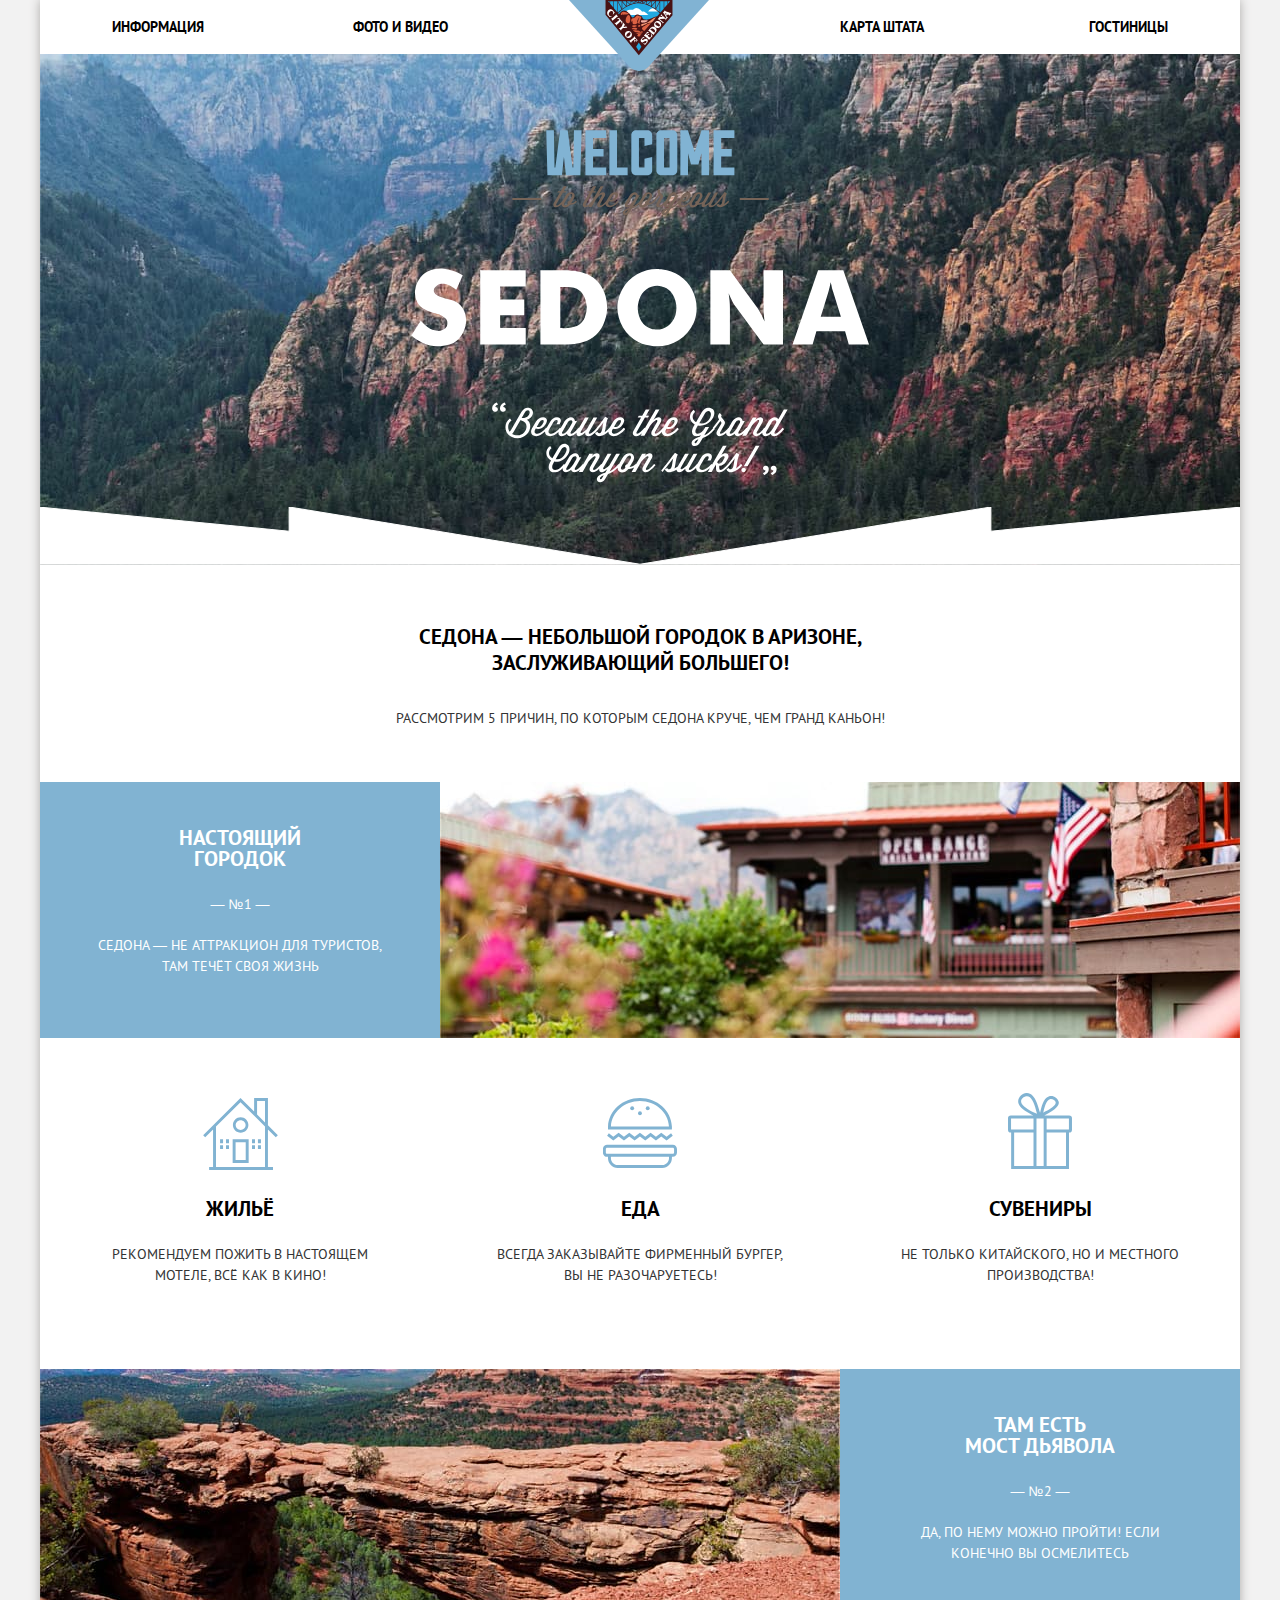
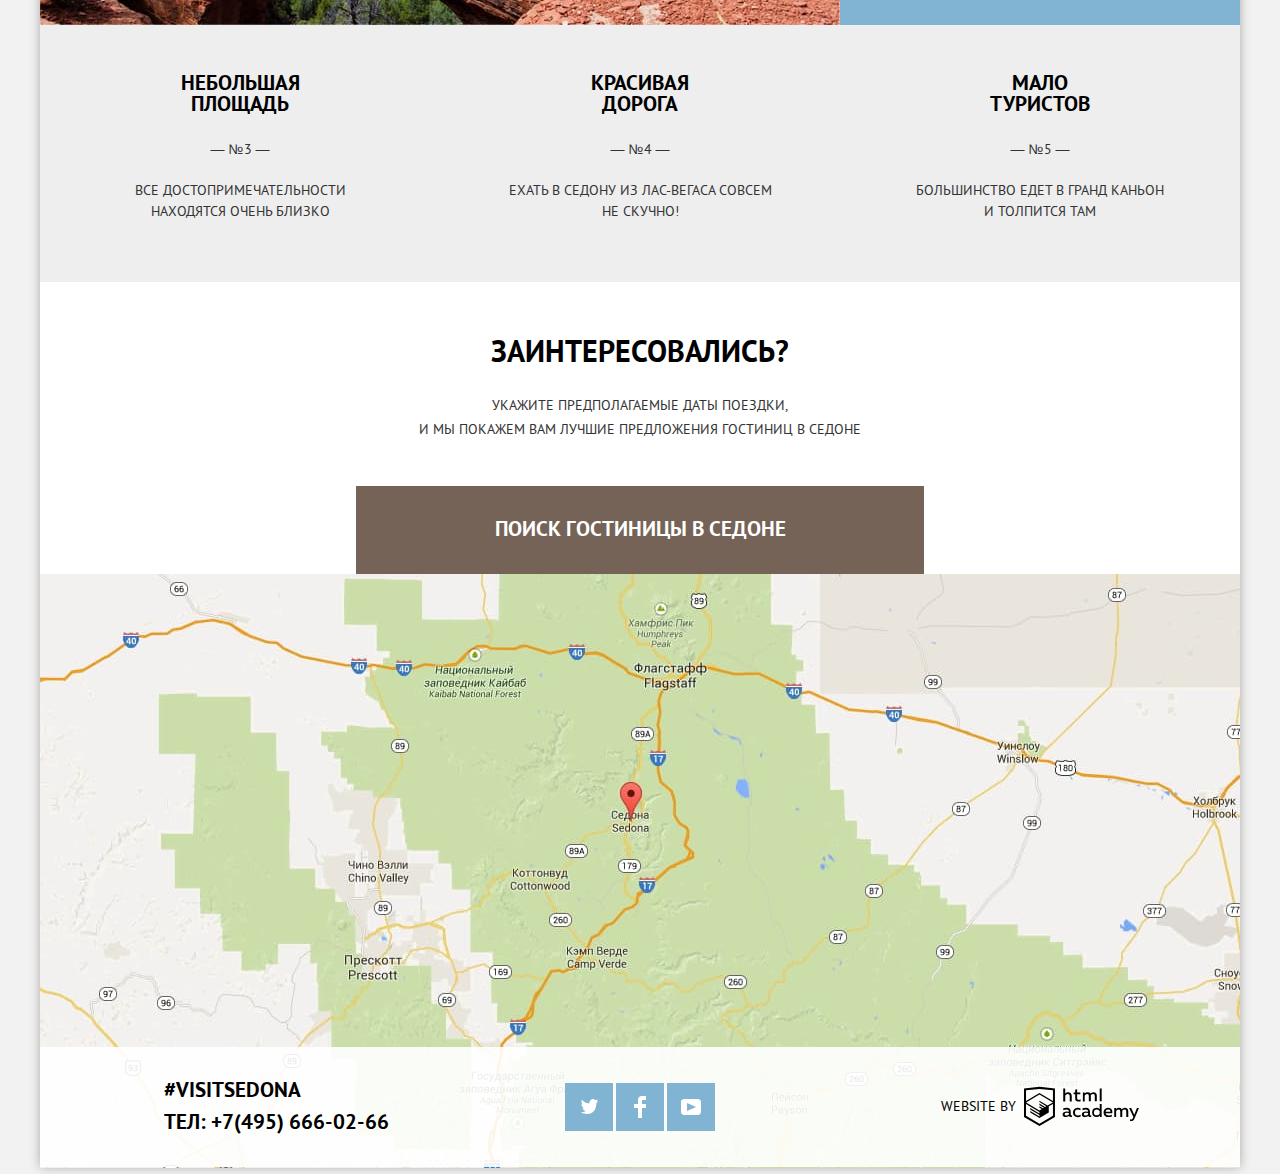
<file: index.html>
<!DOCTYPE html>
<html lang="ru">

<head>
    <meta charset="utf-8">
    <title>HTML Academy: Седона</title>
    <link href="css/normalize.min.css" rel="stylesheet">
    <link href="css/style.min.css" rel="stylesheet">
</head>

<body>
    <div class="wrapper">
        <header class="header">
            <nav class="navigation">
                <div class="logo-image">
                    <img src="img/logo-sedona.svg" width="140" height="72" alt="Логотип проекта Седона">
                </div>
                <ul class="menu">
                    <li class="menu-first"><a href="#">Информация</a></li>
                    <li class="menu-left"><a href="#">Фото и видео</a></li>
                    <li class="menu-right"><a href="#">Карта штата</a></li>
                    <li class="menu-last"><a href="catalog.html">Гостиницы</a></li>
                </ul>
            </nav>
        </header>

        <main class="container">
            <section class="intro">
                <div class="intro-image">
                    <img src="img/intro-welcome.svg" width="459" height="353" alt="Преимущества и слоган Седоны">
                </div>
                <div class="intro-content">
                    <h1 class="intro-header">Седона — небольшой городок в Аризоне, заслуживающий большего!</h1>
                    <p class="intro-text">Рассмотрим 5 причин, по которым Седона круче, чем гранд каньон!</p>
                </div>
            </section>

            <section class="features">
                <h2 class="visually-hidden">Почему стоит посетить Седону?</h2>
                <ul>
                    <li class="features-blue">
                        <div class="features-text">
                            <h3 class="features-header">Настоящий городок</h3>
                            <span>— №1 —</span>
                            <p>Седона — не аттракцион для туристов, там течёт своя жизнь</p>
                        </div>
                        <img src="img/feature-city.jpg" width="800" height="256" alt="Фото города Седоны">
                    </li>
                    <li class="features-item house">
                        <h3 class="features-header">Жильё</h3>
                        <p>Рекомендуем пожить в настоящем мотеле, всё как в кино!</p>
                    </li>
                    <li class="features-item food">
                        <h3 class="features-header">Еда</h3>
                        <p>Всегда заказывайте фирменный бургер, вы не разочаруетесь!</p>
                    </li>
                    <li class="features-item box">
                        <h3 class="features-header">Сувениры</h3>
                        <p>Не только китайского, но и местного производства!</p>
                    </li>
                    <li class="features-blue">
                        <img src="img/feature-bridge.jpg" width="800" height="256" alt="Фото Моста дъявола в Гранд Каньоне">
                        <div class="features-text">
                            <h3 class="features-header">Там есть<br> Мост дьявола</h3>
                            <span>— №2 —</span>
                            <p>Да, по нему можно пройти! Если конечно вы осмелитесь</p>
                        </div>
                    </li>
                    <li class="features-item gray">
                        <h3 class="features-header">Небольшая площадь</h3>
                        <span>— №3 —</span>
                        <p>Все достопримечательности находятся очень близко</p>
                    </li>
                    <li class="features-item gray">
                        <h3 class="features-header">Красивая дорога</h3>
                        <span>— №4 —</span>
                        <p>Ехать в Седону из Лас-Вегаса совсем не&nbsp;скучно!</p>
                    </li>
                    <li class="features-item gray">
                        <h3 class="features-header">Мало туристов</h3>
                        <span>— №5 —</span>
                        <p>Большинство едет в Гранд Каньон и&nbsp;толпится там</p>
                    </li>
                </ul>
            </section>

            <section class="promo">
                <h2 class="promo-header">Заинтересовались?</h2>
                <p class="promo-text">Укажите предполагаемые даты поездки,
                    <br> и мы покажем вам лучшие предложения гостиниц в седоне</p>
            </section>

            <section class="search">
                <h2 class="visually-hidden">Форма поиска гостиницы в Седоне</h2>
                <button class="search-header js-link" type="button">Поиск гостиницы в Седоне</button>
                <form class="search-form js-form" action="https://echo.htmlacademy.ru" method="post">
                    <div class="form-block full-width">
                        <label for="arrival-date">Дата заезда:</label>
                        <input id="arrival-date" class="search-input" type="text" name="arrival-date" value="" placeholder="24 апреля 2017">
                        <button class="button-calendar" type="button" aria-label="Поле выбора даты">
                            <svg xmlns="http://www.w3.org/2000/svg" width="21" height="22" viewBox="0 0 21 22" class="icon-calendar">
                                <path d="M19.251 2.025h-2.845V.648c0-.381-.294-.689-.656-.689-.363 0-.656.308-.656.689v1.377h-3.938V.648c0-.381-.294-.689-.655-.689-.363 0-.657.308-.657.689v1.377H5.906V.648c0-.381-.294-.689-.656-.689-.363 0-.657.308-.657.689v1.377H1.75C.784 2.025 0 2.847 0 3.862v16.302C0 21.179.784 22 1.75 22h17.501c.966 0 1.749-.821 1.749-1.836V3.862c0-1.015-.783-1.837-1.749-1.837zm.437 18.139a.448.448 0 0 1-.437.459H1.75a.45.45 0 0 1-.438-.459V3.862a.45.45 0 0 1 .438-.459h2.844v1.378c0 .381.294.689.657.689.362 0 .656-.308.656-.689V3.403h3.938v1.378c0 .381.294.689.657.689.361 0 .655-.308.655-.689V3.403h3.938v1.378c0 .381.293.689.656.689.362 0 .656-.308.656-.689V3.403h2.845c.241 0 .437.206.437.459v16.302z" />
                                <path d="M4.594 8.225h2.625v2.066H4.594zM4.594 11.668h2.625v2.067H4.594zM4.594 15.112h2.625v2.066H4.594zM9.188 15.112h2.625v2.066H9.188zM9.188 11.668h2.625v2.067H9.188zM9.188 8.225h2.625v2.066H9.188zM13.781 15.112h2.625v2.066h-2.625zM13.781 11.668h2.625v2.067h-2.625zM13.781 8.225h2.625v2.066h-2.625z" />
                            </svg>
                        </button>
                    </div>
                    <div class="form-block full-width">
                        <label for="living-date">Дата выезда:</label>
                        <input id="living-date" class="search-input" type="text" name="living-date" value="" placeholder="4 июля 2017">
                        <button class="button-calendar" type="button" aria-label="Поле выбора даты">
                            <svg xmlns="http://www.w3.org/2000/svg" width="21" height="22" viewBox="0 0 21 22" class="icon-calendar">
                                <path d="M19.251 2.025h-2.845V.648c0-.381-.294-.689-.656-.689-.363 0-.656.308-.656.689v1.377h-3.938V.648c0-.381-.294-.689-.655-.689-.363 0-.657.308-.657.689v1.377H5.906V.648c0-.381-.294-.689-.656-.689-.363 0-.657.308-.657.689v1.377H1.75C.784 2.025 0 2.847 0 3.862v16.302C0 21.179.784 22 1.75 22h17.501c.966 0 1.749-.821 1.749-1.836V3.862c0-1.015-.783-1.837-1.749-1.837zm.437 18.139a.448.448 0 0 1-.437.459H1.75a.45.45 0 0 1-.438-.459V3.862a.45.45 0 0 1 .438-.459h2.844v1.378c0 .381.294.689.657.689.362 0 .656-.308.656-.689V3.403h3.938v1.378c0 .381.294.689.657.689.361 0 .655-.308.655-.689V3.403h3.938v1.378c0 .381.293.689.656.689.362 0 .656-.308.656-.689V3.403h2.845c.241 0 .437.206.437.459v16.302z" />
                                <path d="M4.594 8.225h2.625v2.066H4.594zM4.594 11.668h2.625v2.067H4.594zM4.594 15.112h2.625v2.066H4.594zM9.188 15.112h2.625v2.066H9.188zM9.188 11.668h2.625v2.067H9.188zM9.188 8.225h2.625v2.066H9.188zM13.781 15.112h2.625v2.066h-2.625zM13.781 11.668h2.625v2.067h-2.625zM13.781 8.225h2.625v2.066h-2.625z" />
                            </svg>
                        </button>
                    </div>
                    <div class="form-block half-width">
                        <label for="adults-amount">Взрослые:</label>
                        <button class="search-button" type="button" name="adults-count-down" aria-label="Уменьшить число взрослых">&ndash;</button>
                        <input id="adults-amount" class="search-input" type="number" name="adults-amount" value="2">
                        <button class="search-button" type="button" name="adults-count-up" aria-label="Увеличить число взрослых">+</button>
                    </div>
                    <div class="form-block half-width">
                        <label for="kids-amount">Дети:</label>
                        <button class="search-button" type="button" name="kids-count-down" aria-label="Уменьшить число детей">&ndash;</button>
                        <input id="kids-amount" class="search-input" type="number" name="kids-amount" value="0">
                        <button class="search-button" type="button" name="kids-count-up" aria-label="Увеличить число детей">+</button>
                    </div>
                    <button class="search-button-submit" type="submit">Найти</button>
                </form>
            </section>

            <section class="map">
                <h2 class="visually-hidden">Интерактивная карта проезда</h2>
                <iframe src="https://www.google.com/maps/embed?pb=!1m18!1m12!1m3!1d834842.3151803601!2d-112.66923861951294!3d35.17899042529235!2m3!1f0!2f0!3f0!3m2!1i1024!2i768!4f13.1!3m3!1m2!1s0x872da132f942b00d%3A0x5548c523fa6c8efd!2z0KHQtdC00L7QvdCwLCDQkNGA0LjQt9C-0L3QsCA4NjMzNiwg0KHQqNCQ!5e0!3m2!1sru!2sru!4v1583944459937!5m2!1sru!2sru" width="1200" height="594" aria-hidden="false" allowfullscreen></iframe>
                <img src="img/map.jpg" width="1200" height="594" alt="Схема проезда">
            </section>
        </main>

        <footer class="footer">
            <div class="footer-block contact">
                <div class="footer-wrapper">
                    <p>#visitSEDONA</p>
                    <a href="tel:+74956660266">Тел: +7(495) 666-02-66</a>
                </div>
            </div>
            <div class="footer-block social">
                <ul class="social-list">
                    <li>
                        <a href="#" class="social-item" aria-label="Твитер">
                            <svg xmlns="http://www.w3.org/2000/svg" width="17" height="15" viewBox="0 0 17 15" class="social-icon">
                                <path d="M10.95.144c1.685-.496 2.984.27 3.577 1.179.673-.231 1.331-.481 2.011-.708a2.345 2.345 0 0 1-.857 1.768c.685.17 1.304-.491 1.304-.491-.169 1-1.006 1.788-1.563 2.024-.231 6.75-3.175 11.217-10.077 11.082h-.446c-.41 0-4.164-.46-4.898-1.887 2.271.196 3.893-.422 4.693-1.177-.96-.3-2.679-.477-2.979-2.95.349.106.564.228 1.19.119C1.705 8.247.374 7.53.448 5.33c.285.328 1.067.536 1.34.472C1.085 5.561-.182 2.442.894.85c1.818 1.854 3.735 3.606 7.152 3.773C8.254 2.33 9.183.793 10.95.144z" />
                            </svg>
                        </a>
                    </li>
                    <li>
                        <a href="#" class="social-item" aria-label="Фейсбук">
                            <svg xmlns="http://www.w3.org/2000/svg" width="12" height="22" viewBox="0 0 12 22" class="social-icon">
                                <path d="M12 4V0H8a4 4 0 0 0-4 4v4H0v4h4v10h4V12h4V8H8V4h4z" />
                            </svg>
                        </a>
                    </li>
                    <li>
                        <a href="#" class="social-item" aria-label="YouTube">
                            <svg xmlns="http://www.w3.org/2000/svg" width="20" height="16" viewBox="0 0 20 16" class="social-icon">
                                <path d="M17 0H3C1.35 0 0 1.35 0 3v10c0 1.65 1.35 3 3 3h14c1.65 0 3-1.35 3-3V3c0-1.65-1.35-3-3-3zM6.027 11.998V4.002L15.014 8l-8.987 3.998z" />
                            </svg>
                        </a>
                    </li>
                </ul>
            </div>
            <div class="footer-block copyright">
                <div class="footer-wrapper">
                    <span>Website by</span>
                    <a href="https://htmlacademy.ru/intensive/htmlcss" aria-label="Логотип HTML Academy">
                        <svg xmlns="http://www.w3.org/2000/svg" width="115" height="41" viewBox="0 0 108.08 36.85" class="copyright-icon">
                            <path d="M44.61,26.88a2,2,0,0,0,.55-0.1v1.33a3.25,3.25,0,0,1-1.18.21,1.67,1.67,0,0,1-1.67-1,4.84,4.84,0,0,1-3.14,1.08c-1.51,0-2.91-.83-2.91-2.55,0-2.13,2-2.79,3.71-2.79a11.08,11.08,0,0,1,2.17.25v-0.3c0-1-.76-1.77-2.19-1.77a7.42,7.42,0,0,0-3,.64v-1.7a10.21,10.21,0,0,1,3.19-.55c2.36,0,3.81,1.12,3.81,3.65v3a0.54,0.54,0,0,0,.49.59h0.17Zm-6.44-1.13A1.35,1.35,0,0,0,39.63,27h0.11a3.39,3.39,0,0,0,2.41-1V24.58a9.72,9.72,0,0,0-1.81-.21c-1,0-2.16.33-2.16,1.38h0Zm12.36-6.11a5,5,0,0,1,2.57.64V22a4.08,4.08,0,0,0-2.3-.7,2.75,2.75,0,1,0,0,5.49,5,5,0,0,0,2.43-.64v1.71a6.27,6.27,0,0,1-2.76.57A4.21,4.21,0,0,1,46,24.51q0-.21,0-0.41a4.32,4.32,0,0,1,4.18-4.46h0.38Zm12.17,7.24a2,2,0,0,0,.55-0.1v1.33a3.25,3.25,0,0,1-1.18.21,1.67,1.67,0,0,1-1.67-1,4.84,4.84,0,0,1-3.14,1.08c-1.51,0-2.91-.83-2.91-2.55,0-2.13,2-2.79,3.71-2.79a11.08,11.08,0,0,1,2.17.25v-0.3c0-1-.76-1.77-2.19-1.77a7.42,7.42,0,0,0-3,.64v-1.7a10.21,10.21,0,0,1,3.19-.55c2.36,0,3.81,1.12,3.81,3.65v3a0.54,0.54,0,0,0,.49.59h0.17Zm-6.44-1.13A1.35,1.35,0,0,0,57.73,27h0.11a3.39,3.39,0,0,0,2.41-1V24.58a9.72,9.72,0,0,0-1.81-.21c-1.06,0-2.16.33-2.16,1.38h0ZM73,16V28.2H71.35V26.88a3.88,3.88,0,0,1-3.19,1.54,4.4,4.4,0,0,1,0-8.78,3.81,3.81,0,0,1,3,1.3V16H73Zm-4.53,5.22a2.76,2.76,0,1,0,0,5.52A2.86,2.86,0,0,0,71.15,25V23A2.91,2.91,0,0,0,68.49,21.27ZM79,19.64c3.31,0,4.46,2.68,3.92,5.09H76.7c0.21,1.5,1.67,2.11,3.19,2.11a6.11,6.11,0,0,0,2.64-.59v1.6a7.14,7.14,0,0,1-3,.57C77,28.42,74.78,27,74.78,24a4.18,4.18,0,0,1,4-4.39H79Zm0.09,1.54a2.28,2.28,0,0,0-2.44,2.1v0.06H81.3A2,2,0,0,0,79.13,21.18Zm5.73,7V19.87h1.65v1a3.81,3.81,0,0,1,2.78-1.27A2.86,2.86,0,0,1,91.89,21a4.12,4.12,0,0,1,2.91-1.33A3.06,3.06,0,0,1,98,23V28.2h-1.9V23.05a1.59,1.59,0,0,0-1.42-1.75H94.42a2.8,2.8,0,0,0-2.07,1.12V28.2h-1.9V23.05A1.59,1.59,0,0,0,89,21.31H88.8a3,3,0,0,0-2.21,1.29v5.63H84.86Zm21.31-8.33h1.9l-3.91,9.46c-0.9,2.17-2.09,2.86-3.35,2.86a4.76,4.76,0,0,1-1.1-.14V30.46a2.86,2.86,0,0,0,.85.12c0.9,0,1.58-.64,2.07-1.9l0.17-.42-4-8.4h2l2.86,6.29ZM38.73,1.46V6.22a3.81,3.81,0,0,1,2.7-1.14,3.25,3.25,0,0,1,3.44,3.4v5.15H43V8.72a1.81,1.81,0,0,0-1.61-2h-0.3a2.93,2.93,0,0,0-2.32,1.39v5.52h-1.9V1.46h1.9ZM49.94,2.31v3h3V6.91h-3v3.81c0,1.1.5,1.46,1.58,1.46a4.49,4.49,0,0,0,1.69-.33v1.6A6.8,6.8,0,0,1,51,13.8a2.55,2.55,0,0,1-2.86-2.74V6.89H46.58V5.26h1.5V2.74Zm5.4,11.31V5.28H57v1A3.81,3.81,0,0,1,59.77,5a2.86,2.86,0,0,1,2.6,1.33A4.12,4.12,0,0,1,65.28,5,3.06,3.06,0,0,1,68.44,8.4v5.21h-1.9V8.46a1.59,1.59,0,0,0-1.42-1.75H64.89a2.8,2.8,0,0,0-2.07,1.12v5.78h-1.9V8.46A1.59,1.59,0,0,0,59.5,6.71H59.27A3,3,0,0,0,57.06,8v5.63H55.34ZM71.17,1.45H73V13.6H71.17V1.45ZM14.71,0H14.55L0,1.54V28.21l14.55,8.66,14.55-8.66V1.54Zm12.5,27.1L14.55,34.64,1.9,27.12V16.18l12.59,7.5V25L5.86,19.9v1.31l8.68,5.21v1.39L5.87,22.65V24l8.68,5.21,8.75-5.24V18.31L27.2,16V27.12Zm0-12.53-3.48,2-1.6,1L14.51,13v1.31L21,18.23H21l-0.14.09-1,.54-5.37-3.2V17l4.24,2.52-1,.67-3.2-1.9v1.31l2.1,1.24L14.5,22.1,2,14.65,14.51,7.11Zm0-1.32L14.49,5.76,1.91,13.25v-10L14.56,1.92,27.21,3.25v10h0Z" transform="translate(0 -0.02)" />
                        </svg>
                    </a>
                </div>
            </div>
        </footer>
    </div>

    <script src="js/script.min.js"></script>
</body>

</html>
</file>
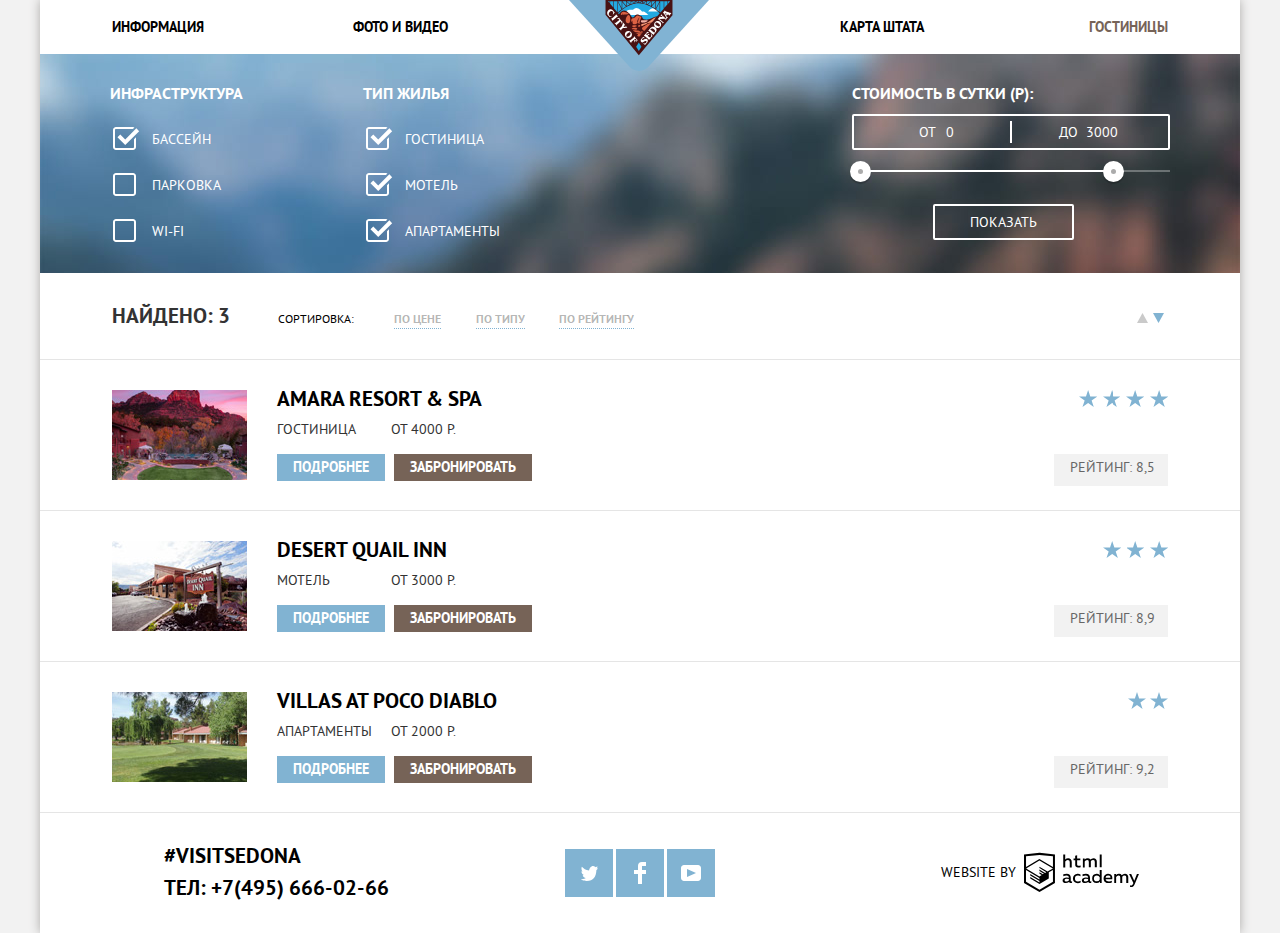
<file: catalog.html>
<!DOCTYPE html>
<html lang="ru">

<head>
    <meta charset="utf-8">
    <title>Каталог отелей Седоны</title>
    <link href="css/normalize.min.css" rel="stylesheet">
    <link href="css/style.min.css" rel="stylesheet">
</head>

<body>
    <div class="wrapper">
        <header class="header">
            <nav class="navigation">
                <a href="index.html" class="logo-image">
                    <img src="img/logo-sedona.svg" width="140" height="72" alt="Логотип проекта Седона">
                </a>
                <ul class="menu">
                    <li class="menu-first"><a href="#">Информация</a></li>
                    <li class="menu-left"><a href="#">Фото и видео</a></li>
                    <li class="menu-right"><a href="#">Карта штата</a></li>
                    <li class="menu-last"><a href="catalog.html" class="active">Гостиницы</a></li>
                </ul>
            </nav>
        </header>

        <main>
            <h1 class="visually-hidden">Каталог отелей Седоны</h1>
            <section class="catalog-filter">
                <h2 class="visually-hidden">Фильтр отелей</h2>
                <form action="https://echo.htmlacademy.ru" method="get" class="catalog-search-form">
                    <fieldset>
                        <legend>Инфраструктура</legend>
                        <ul>
                            <li class="filter-option">
                                <input id="swimming-pool" class="visually-hidden filter-input-checkbox" type="checkbox" name="swimming-pool" checked>
                                <label for="swimming-pool" class="filter-option-label">Бассейн</label>
                            </li>
                            <li class="filter-option">
                                <input id="parking" class="visually-hidden filter-input-checkbox" type="checkbox" name="parking">
                                <label for="parking" class="filter-option-label">Парковка</label>
                            </li>
                            <li class="filter-option">
                                <input id="wi-fi" class="visually-hidden filter-input-checkbox" type="checkbox" name="wi-fi">
                                <label for="wi-fi" class="filter-option-label">Wi-Fi</label>
                            </li>
                        </ul>
                    </fieldset>
                    <fieldset>
                        <legend>Тип жилья</legend>
                        <ul>
                            <li class="filter-option">
                                <input id="hotel" class="visually-hidden filter-input-checkbox" type="checkbox" name="hotel" checked>
                                <label for="hotel" class="filter-option-label">Гостиница</label>
                            </li>
                            <li class="filter-option">
                                <input id="motel" class="visually-hidden filter-input-checkbox" type="checkbox" name="motel" checked>
                                <label for="motel" class="filter-option-label">Мотель</label>
                            </li>
                            <li class="filter-option">
                                <input id="appartment" class="visually-hidden filter-input-checkbox" type="checkbox" name="appartment" checked>
                                <label for="appartment" class="filter-option-label">Апартаменты</label>
                            </li>
                        </ul>
                    </fieldset>
                    <div class="catalog-form-right">
                        <div class="catalog-range-title">Стоимость в сутки (р):</div>
                        <div class="catalog-price-controls">
                            <label for="min-price" class="min-price">от </label>
                            <input id="min-price" type="number" name="min-price" min="0" max="3000" value="0">
                            <label for="max-price" class="max-price">до </label>
                            <input id="max-price" type="number" name="max-price" min="0" max="3000" value="3000">
                        </div>
                        <div class="catalog-range-controls">
                            <div class="scale">
                                <div class="bar"></div>
                            </div>
                            <button class="range-toggle range-toggle-min" type="button" aria-label="Увеличить"></button>
                            <button class="range-toggle range-toggle-max" type="button" aria-label="Уменьшить"></button>
                        </div>
                        <button class="btn-transparent" type="submit">Показать</button>
                    </div>
                </form>
                <div class="catalog-filter-found">
                    <div class="found-description">
                        <span>Найдено:</span>
                        <span>3</span>
                        <span class="filter-found-text">Сортировка:</span>
                    </div>
                    <div class="found-links">
                        <a href="#" class="catalog-filter-sort active">По цене</a>
                        <a href="#" class="catalog-filter-sort">По типу</a>
                        <a href="#" class="catalog-filter-sort">По рейтингу</a>
                    </div>
                    <div class="found-sort">
                        <a href="#" class="catalog-filter-up" aria-label="По возрастанию">
                            <svg xmlns="http://www.w3.org/2000/svg" width="11" height="10" viewBox="0 0 11 10">
                                <path d="M5.5 0L0 10h11z" />
                            </svg>
                        </a>
                        <a href="#" class="catalog-filter-down" aria-label="По убыванию">
                            <svg xmlns="http://www.w3.org/2000/svg" width="11" height="10" viewBox="0 0 11 10">
                                <path d="M5.5 10L0 0h11" />
                            </svg>
                        </a>
                    </div>
                </div>
            </section>

            <section class="catalog">
                <h2 class="visually-hidden">Список лучших мест для проживания</h2>
                <ul>
                    <li class="catalog-item">
                        <div class="catalog-item-content">
                            <img src="img/hotel-picture1.jpg" width="135" height="90" alt="Гостиница Amara Resort&Spa">
                            <div class="catalog-item-text">
                                <a href="#">
                                    <h3 class="catalog-item-header">Amara Resort & Spa</h3>
                                </a>
                                <p>
                                    <span>Гостиница</span>
                                    <span>От 4000 Р.</span>
                                </p>
                                <div class="catalog-controls">
                                    <a href="#" class="button-info">Подробнее</a>
                                    <a href="#" class="button-book">Забронировать</a>
                                </div>
                            </div>
                        </div>
                        <div class="catalog-item-rating">
                            <span class="rating-stars five-stars"></span>
                            <span class="rating-value">Рейтинг: 8,5</span>
                        </div>
                    </li>
                    <li class="catalog-item">
                        <div class="catalog-item-content">
                            <img src="img/hotel-picture2.jpg" width="135" height="90" alt="Мотель Desert Quail Inn">
                            <div class="catalog-item-text">
                                <a href="#">
                                    <h3 class="catalog-item-header">Desert Quail Inn</h3>
                                </a>
                                <p>
                                    <span>Мотель</span>
                                    <span>От 3000 Р.</span>
                                </p>
                                <div class="catalog-controls">
                                    <a href="#" class="button-info">Подробнее</a>
                                    <a href="#" class="button-book">Забронировать</a>
                                </div>
                            </div>
                        </div>
                        <div class="catalog-item-rating">
                            <span class="rating-stars three-stars"></span>
                            <span class="rating-value">Рейтинг: 8,9</span>
                        </div>
                    </li>
                    <li class="catalog-item">
                        <div class="catalog-item-content">
                            <img src="img/hotel-picture3.jpg" width="135" height="90" alt="Апартаменты Villas at Poco Diablo">
                            <div class="catalog-item-text">
                                <a href="#">
                                    <h3 class="catalog-item-header">Villas at Poco Diablo</h3>
                                </a>
                                <p>
                                    <span>Апартаменты</span>
                                    <span>От 2000 Р.</span>
                                </p>
                                <div class="catalog-controls">
                                    <a href="#" class="button-info">Подробнее</a>
                                    <a href="#" class="button-book">Забронировать</a>
                                </div>
                            </div>
                        </div>
                        <div class="catalog-item-rating">
                            <span class="rating-stars two-stars"></span>
                            <span class="rating-value">Рейтинг: 9,2</span>
                        </div>
                    </li>
                </ul>
            </section>
        </main>

        <footer class="footer">
            <div class="footer-block contact">
                <div class="footer-wrapper">
                    <p>#visitSEDONA</p>
                    <a href="tel:+74956660266">Тел: +7(495) 666-02-66</a>
                </div>
            </div>
            <div class="footer-block social">
                <ul class="social-list">
                    <li>
                        <a href="#" class="social-item" aria-label="Твитер">
                            <svg xmlns="http://www.w3.org/2000/svg" width="17" height="15" viewBox="0 0 17 15" class="social-icon">
                                <path d="M10.95.144c1.685-.496 2.984.27 3.577 1.179.673-.231 1.331-.481 2.011-.708a2.345 2.345 0 0 1-.857 1.768c.685.17 1.304-.491 1.304-.491-.169 1-1.006 1.788-1.563 2.024-.231 6.75-3.175 11.217-10.077 11.082h-.446c-.41 0-4.164-.46-4.898-1.887 2.271.196 3.893-.422 4.693-1.177-.96-.3-2.679-.477-2.979-2.95.349.106.564.228 1.19.119C1.705 8.247.374 7.53.448 5.33c.285.328 1.067.536 1.34.472C1.085 5.561-.182 2.442.894.85c1.818 1.854 3.735 3.606 7.152 3.773C8.254 2.33 9.183.793 10.95.144z" />
                            </svg>
                        </a>
                    </li>
                    <li>
                        <a href="#" class="social-item" aria-label="Фейсбук">
                            <svg xmlns="http://www.w3.org/2000/svg" width="12" height="22" viewBox="0 0 12 22" class="social-icon">
                                <path d="M12 4V0H8a4 4 0 0 0-4 4v4H0v4h4v10h4V12h4V8H8V4h4z" />
                            </svg>
                        </a>
                    </li>
                    <li>
                        <a href="#" class="social-item" aria-label="YouTube">
                            <svg xmlns="http://www.w3.org/2000/svg" width="20" height="16" viewBox="0 0 20 16" class="social-icon">
                                <path d="M17 0H3C1.35 0 0 1.35 0 3v10c0 1.65 1.35 3 3 3h14c1.65 0 3-1.35 3-3V3c0-1.65-1.35-3-3-3zM6.027 11.998V4.002L15.014 8l-8.987 3.998z" />
                            </svg>
                        </a>
                    </li>
                </ul>
            </div>
            <div class="footer-block copyright">
                <div class="footer-wrapper">
                    <span>Website by</span>
                    <a href="https://htmlacademy.ru/intensive/htmlcss" aria-label="Логотип HTML Academy">
                        <svg xmlns="http://www.w3.org/2000/svg" width="115" height="41" viewBox="0 0 108.08 36.85" class="copyright-icon">
                            <path d="M44.61,26.88a2,2,0,0,0,.55-0.1v1.33a3.25,3.25,0,0,1-1.18.21,1.67,1.67,0,0,1-1.67-1,4.84,4.84,0,0,1-3.14,1.08c-1.51,0-2.91-.83-2.91-2.55,0-2.13,2-2.79,3.71-2.79a11.08,11.08,0,0,1,2.17.25v-0.3c0-1-.76-1.77-2.19-1.77a7.42,7.42,0,0,0-3,.64v-1.7a10.21,10.21,0,0,1,3.19-.55c2.36,0,3.81,1.12,3.81,3.65v3a0.54,0.54,0,0,0,.49.59h0.17Zm-6.44-1.13A1.35,1.35,0,0,0,39.63,27h0.11a3.39,3.39,0,0,0,2.41-1V24.58a9.72,9.72,0,0,0-1.81-.21c-1,0-2.16.33-2.16,1.38h0Zm12.36-6.11a5,5,0,0,1,2.57.64V22a4.08,4.08,0,0,0-2.3-.7,2.75,2.75,0,1,0,0,5.49,5,5,0,0,0,2.43-.64v1.71a6.27,6.27,0,0,1-2.76.57A4.21,4.21,0,0,1,46,24.51q0-.21,0-0.41a4.32,4.32,0,0,1,4.18-4.46h0.38Zm12.17,7.24a2,2,0,0,0,.55-0.1v1.33a3.25,3.25,0,0,1-1.18.21,1.67,1.67,0,0,1-1.67-1,4.84,4.84,0,0,1-3.14,1.08c-1.51,0-2.91-.83-2.91-2.55,0-2.13,2-2.79,3.71-2.79a11.08,11.08,0,0,1,2.17.25v-0.3c0-1-.76-1.77-2.19-1.77a7.42,7.42,0,0,0-3,.64v-1.7a10.21,10.21,0,0,1,3.19-.55c2.36,0,3.81,1.12,3.81,3.65v3a0.54,0.54,0,0,0,.49.59h0.17Zm-6.44-1.13A1.35,1.35,0,0,0,57.73,27h0.11a3.39,3.39,0,0,0,2.41-1V24.58a9.72,9.72,0,0,0-1.81-.21c-1.06,0-2.16.33-2.16,1.38h0ZM73,16V28.2H71.35V26.88a3.88,3.88,0,0,1-3.19,1.54,4.4,4.4,0,0,1,0-8.78,3.81,3.81,0,0,1,3,1.3V16H73Zm-4.53,5.22a2.76,2.76,0,1,0,0,5.52A2.86,2.86,0,0,0,71.15,25V23A2.91,2.91,0,0,0,68.49,21.27ZM79,19.64c3.31,0,4.46,2.68,3.92,5.09H76.7c0.21,1.5,1.67,2.11,3.19,2.11a6.11,6.11,0,0,0,2.64-.59v1.6a7.14,7.14,0,0,1-3,.57C77,28.42,74.78,27,74.78,24a4.18,4.18,0,0,1,4-4.39H79Zm0.09,1.54a2.28,2.28,0,0,0-2.44,2.1v0.06H81.3A2,2,0,0,0,79.13,21.18Zm5.73,7V19.87h1.65v1a3.81,3.81,0,0,1,2.78-1.27A2.86,2.86,0,0,1,91.89,21a4.12,4.12,0,0,1,2.91-1.33A3.06,3.06,0,0,1,98,23V28.2h-1.9V23.05a1.59,1.59,0,0,0-1.42-1.75H94.42a2.8,2.8,0,0,0-2.07,1.12V28.2h-1.9V23.05A1.59,1.59,0,0,0,89,21.31H88.8a3,3,0,0,0-2.21,1.29v5.63H84.86Zm21.31-8.33h1.9l-3.91,9.46c-0.9,2.17-2.09,2.86-3.35,2.86a4.76,4.76,0,0,1-1.1-.14V30.46a2.86,2.86,0,0,0,.85.12c0.9,0,1.58-.64,2.07-1.9l0.17-.42-4-8.4h2l2.86,6.29ZM38.73,1.46V6.22a3.81,3.81,0,0,1,2.7-1.14,3.25,3.25,0,0,1,3.44,3.4v5.15H43V8.72a1.81,1.81,0,0,0-1.61-2h-0.3a2.93,2.93,0,0,0-2.32,1.39v5.52h-1.9V1.46h1.9ZM49.94,2.31v3h3V6.91h-3v3.81c0,1.1.5,1.46,1.58,1.46a4.49,4.49,0,0,0,1.69-.33v1.6A6.8,6.8,0,0,1,51,13.8a2.55,2.55,0,0,1-2.86-2.74V6.89H46.58V5.26h1.5V2.74Zm5.4,11.31V5.28H57v1A3.81,3.81,0,0,1,59.77,5a2.86,2.86,0,0,1,2.6,1.33A4.12,4.12,0,0,1,65.28,5,3.06,3.06,0,0,1,68.44,8.4v5.21h-1.9V8.46a1.59,1.59,0,0,0-1.42-1.75H64.89a2.8,2.8,0,0,0-2.07,1.12v5.78h-1.9V8.46A1.59,1.59,0,0,0,59.5,6.71H59.27A3,3,0,0,0,57.06,8v5.63H55.34ZM71.17,1.45H73V13.6H71.17V1.45ZM14.71,0H14.55L0,1.54V28.21l14.55,8.66,14.55-8.66V1.54Zm12.5,27.1L14.55,34.64,1.9,27.12V16.18l12.59,7.5V25L5.86,19.9v1.31l8.68,5.21v1.39L5.87,22.65V24l8.68,5.21,8.75-5.24V18.31L27.2,16V27.12Zm0-12.53-3.48,2-1.6,1L14.51,13v1.31L21,18.23H21l-0.14.09-1,.54-5.37-3.2V17l4.24,2.52-1,.67-3.2-1.9v1.31l2.1,1.24L14.5,22.1,2,14.65,14.51,7.11Zm0-1.32L14.49,5.76,1.91,13.25v-10L14.56,1.92,27.21,3.25v10h0Z" transform="translate(0 -0.02)" />
                        </svg>
                    </a>
                </div>
            </div>
        </footer>
    </div>
</body>

</html>
</file>
<file: css/style.min.css>
@-webkit-keyframes bounce{0%{-webkit-transform:translate(-50%,-50px);transform:translate(-50%,-50px)}70%,to{-webkit-transform:translate(-50%,0);transform:translate(-50%,0)}90%{-webkit-transform:translate(-50%,-10px);transform:translate(-50%,-10px)}}@keyframes bounce{0%{-webkit-transform:translate(-50%,-50px);transform:translate(-50%,-50px)}70%,to{-webkit-transform:translate(-50%,0);transform:translate(-50%,0)}90%{-webkit-transform:translate(-50%,-10px);transform:translate(-50%,-10px)}}@-webkit-keyframes shake{0%,to{-webkit-transform:translateX(-50%);transform:translateX(-50%)}10%,30%,50%,70%,90%{-webkit-transform:translateX(-49%);transform:translateX(-49%)}20%,40%,60%,80%{-webkit-transform:translateX(-51%);transform:translateX(-51%)}}@keyframes shake{0%,to{-webkit-transform:translateX(-50%);transform:translateX(-50%)}10%,30%,50%,70%,90%{-webkit-transform:translateX(-49%);transform:translateX(-49%)}20%,40%,60%,80%{-webkit-transform:translateX(-51%);transform:translateX(-51%)}}@font-face{font-family:"PT Sans";src:local("PT Sans"),url(../fonts/ptsans.woff2) format("woff2"),url(../fonts/ptsans.woff) format("woff");font-weight:400;font-style:normal;font-display:swap}@font-face{font-family:"PT Sans";src:local("PT Sans"),url(../fonts/ptsansbold.woff2) format("woff2"),url(../fonts/ptsansbold.woff) format("woff");font-weight:700;font-style:normal;font-display:swap}html{-webkit-box-sizing:border-box;box-sizing:border-box}*,::after,::before{-webkit-box-sizing:inherit;box-sizing:inherit}body{margin:0;padding:0;font-weight:400;font-size:14px;line-height:21px;font-family:"PT Sans",Arial,sans-serif;color:#333;text-transform:uppercase;background-color:#f2f2f2}img{max-width:100%;height:auto}a{text-decoration:none}.visually-hidden{position:absolute;clip:rect(0 0 0 0);width:1px;height:1px;margin:-1px}.wrapper{width:1200px;margin:0 auto;background-color:#fff;-webkit-box-shadow:0 0 10px #aba9a7;box-shadow:0 0 10px #aba9a7}.navigation{position:relative;text-align:center;background-color:#fff}.logo-image{position:absolute;left:529px;right:531px}.menu{display:-webkit-box;display:-ms-flexbox;display:flex;-ms-flex-wrap:wrap;flex-wrap:wrap;-webkit-box-pack:justify;-ms-flex-pack:justify;justify-content:space-between;-webkit-box-align:center;-ms-flex-align:center;align-items:center;margin:0;padding:0;font-weight:700;line-height:26px;list-style:none}.menu li{width:25%;padding:14px 0}.menu .menu-first{padding-left:72px;text-align:left}.menu .menu-last{padding-right:72px;text-align:right}.menu .menu-left{padding-left:13px;text-align:left}.menu .menu-right{padding-right:16px;text-align:right}.contact a,.menu a{color:#000}.menu a:focus,.menu a:hover{color:#81b3d2}.menu a:active{color:rgba(0,0,0,.3)}.intro-image{width:1200px;text-align:center;background-color:#222f38;background-image:url(../img/intro-mask.svg),url(../img/background-photo.jpg);background-repeat:no-repeat,no-repeat;background-size:1203px 59px,cover;background-position:center 100.3%,center bottom;margin-bottom:59px;padding:76px 0}.intro-content{margin-bottom:51px}.intro-header,.intro-text{line-height:26px;text-align:center}.intro-header{width:450px;margin:0 auto 29px;font-weight:700;font-size:21px;color:#000}.intro-text{margin:0;color:#333}.features{margin-bottom:51px}.features ul{-ms-flex-wrap:wrap;flex-wrap:wrap;list-style:none}.features ul,.features-blue,.features-text{display:-webkit-box;display:-ms-flexbox;display:flex}.features-blue{text-align:center;color:#fff;background-color:#81b3d2}.features-blue .features-header{color:#fff}.features-text{-webkit-box-orient:vertical;-webkit-box-direction:normal;-ms-flex-direction:column;flex-direction:column;-webkit-box-pack:center;-ms-flex-pack:center;justify-content:center;width:400px;padding:45px 48px 60px}.features ul,.features-item p,.features-text p{margin:0;padding:0}.features-header{margin:0 0 25px;padding:0 65px;font-weight:700;font-size:21px;color:#000}.features-header+span{display:block;margin-bottom:20px}.features-item{width:calc(100%/3);padding:160px 55px 83px;text-align:center}.features-item.house{background:url(../img/home-icon.svg) no-repeat;background-position:center 60px}.features-item.food{background:url(../img/food-icon.svg) no-repeat;background-position:center 60px}.features-item.box{background:url(../img/box-icon.svg) no-repeat;background-position:center 55px}.gray{padding:47px 60px 60px;background-color:#eee}.promo{display:-webkit-box;display:-ms-flexbox;display:flex;-webkit-box-orient:vertical;-webkit-box-direction:normal;-ms-flex-direction:column;flex-direction:column;-webkit-box-pack:justify;-ms-flex-pack:justify;justify-content:space-between;-webkit-box-align:center;-ms-flex-align:center;align-items:center;margin:0 auto 45px;text-align:center}.promo-header{margin:0 0 24px;padding:0;font-size:30px;line-height:36px;color:#000}.promo-text{margin:0;font-size:14px;line-height:24px;color:#333}.search{position:relative;font-weight:700;font-size:14px}.search-form{position:absolute;z-index:4;left:50%;display:-webkit-box;display:-ms-flexbox;display:flex;-ms-flex-wrap:wrap;flex-wrap:wrap;width:568px;padding:55px;background-color:#fff;-webkit-transform:translate(-50%,0);-ms-transform:translate(-50%,0);transform:translate(-50%,0)}.search-header{position:relative;z-index:5;display:block;width:568px;margin:0 auto;padding:30px 0 32px;font-weight:700;font-size:21px;line-height:26px;text-align:center;text-transform:uppercase;color:#fff;background-color:#766357;border:0;cursor:pointer}.search-header:focus,.search-header:hover{color:#fff;background-color:#604e43}.search-header:active{color:rgba(255,255,255,.3);background-color:#503e33}.form-block{display:-webkit-box;display:-ms-flexbox;display:flex;-webkit-box-pack:justify;-ms-flex-pack:justify;justify-content:space-between;-webkit-box-align:center;-ms-flex-align:center;align-items:center;-webkit-box-sizing:border-box;box-sizing:border-box}.full-width{position:relative;padding-bottom:30px;padding-left:1px;width:100%}.full-width label{width:25%}.full-width .search-input{width:75%;height:38px;padding:7px 43px 7px 9px}.button-calendar{position:absolute;top:8px;right:9px;width:21px;height:22px;padding:0;border:0;background:0 0;cursor:pointer}.icon-calendar{fill:#cacaca}.button-calendar:focus .icon-calendar,.button-calendar:hover .icon-calendar{fill:#000}.button-calendar:active .icon-calendar{fill:#81b3d2}.search-input{font:inherit;line-height:26px;text-transform:uppercase;color:#000;background-color:#f2f2f2;border:0}.search-input::-moz-placeholder{line-height:26px;color:#000;opacity:1}.search-input::-webkit-input-placeholder{line-height:26px;color:#000}.search-input:-ms-input-placeholder,.search-input::-ms-input-placeholder{line-height:26px;color:#000}.search-input::placeholder{line-height:26px;color:#000}.search-input:hover{background-color:#ebebeb}.search-input:active,.search-input:focus{outline:2px solid #e5e5e5;background-color:#fff}.half-width{width:50%;padding-bottom:53px}.search-button{width:38px;height:38px;font-weight:700;font-size:24px;color:#cacaca;border:0;cursor:pointer}.search-button:focus,.search-button:hover{color:#000}.search-button:active{color:#81b3d2}.half-width .search-input{width:38px;height:38px;padding:0 6px;text-align:center;-moz-appearance:textfield}.catalog-price-controls input::-webkit-inner-spin-button,.catalog-price-controls input::-webkit-outer-spin-button,.search-input::-webkit-inner-spin-button,.search-input::-webkit-outer-spin-button{margin:0;-webkit-appearance:none}.half-width label{margin-right:auto}.half-width:nth-child(2n) label{padding-left:51px}.search-button-submit{width:100%;padding:16px 0;font:inherit;font-size:21px;line-height:26px;text-transform:uppercase;color:#fff;background-color:#81b3d2;border:0;cursor:pointer}.search-button-submit:focus,.search-button-submit:hover{background-color:#669ec0}.search-button-submit:active{color:rgba(255,255,255,.3);background-color:#5496bd}.footer,.map,.map iframe{position:relative}.map{height:473px}.map iframe{z-index:2;border:0}.map img{position:absolute;top:0;z-index:1;display:block}.footer{bottom:0;z-index:3;display:-webkit-box;display:-ms-flexbox;display:flex;-webkit-box-pack:justify;-ms-flex-pack:justify;justify-content:space-between;min-height:120px;padding-top:30px;background-color:rgba(255,255,255,.9)}.footer-block{width:calc(100%/3)}.contact{padding:0;font-weight:700;font-size:21px;line-height:26px;color:#000}.contact .footer-wrapper{padding-left:124px}.contact p{margin:0 0 6px;padding:0}.social,.social-item,.social-list{display:-webkit-box;display:-ms-flexbox;display:flex;-webkit-box-align:start;-ms-flex-align:start;align-items:flex-start}.social-item,.social-list{-webkit-box-align:center;-ms-flex-align:center;align-items:center}.social-list{-ms-flex-wrap:wrap;flex-wrap:wrap;-webkit-box-pack:justify;-ms-flex-pack:justify;justify-content:space-between;width:150px;margin:0 auto;padding:6px 0 0;list-style:none}.social-item{-webkit-box-pack:center;-ms-flex-pack:center;justify-content:center;width:48px;height:48px;background-color:#81b3d2;cursor:pointer}.social-icon{fill:#fff}.social-item:focus,.social-item:hover{background-color:#669ec0}.social-item:active{background-color:#5496bd}.social-item:active .social-icon{opacity:.3}.copyright,.copyright .footer-wrapper{display:-webkit-box;display:-ms-flexbox;display:flex;-webkit-box-pack:center;-ms-flex-pack:center;justify-content:center}.copyright{-webkit-box-align:start;-ms-flex-align:start;align-items:flex-start;padding:0;line-height:26px;color:#000}.copyright .footer-wrapper{-webkit-box-align:center;-ms-flex-align:center;align-items:center}.copyright a{padding-top:9px}.copyright-icon{margin-left:8px}.copyright a:focus .copyright-icon,.copyright a:hover .copyright-icon{fill:#81b3d2}.copyright a:active .copyright-icon{fill:#bdbbbc}.menu .active{color:#766357}.catalog-filter{min-height:297px;background-color:#416c8f;background-image:url(../img/filter-background.jpg);background-size:cover;background-position:center;background-repeat:no-repeat}.catalog-search-form{display:-webkit-box;display:-ms-flexbox;display:flex;padding:29px 70px 6px;color:#fff}.catalog ul,.catalog-search-form ul{margin:0;padding:0;list-style:none}.catalog-search-form legend{padding-bottom:25px;font-weight:700;font-size:16px}.catalog-search-form fieldset{margin:0;padding:0 120px 0 0;border:0}.filter-option{padding:0 0 25px 42px}.filter-option-label{position:relative;display:block;cursor:pointer;-webkit-user-select:none;-moz-user-select:none;-ms-user-select:none;user-select:none}.filter-input-checkbox+.filter-option-label::before{position:absolute;left:-39px;top:-2px;width:27px;height:23px;content:url(../img/checkbox-off.svg)}.filter-input-checkbox:checked+.filter-option-label::before{content:url(../img/checkbox-on.svg)}.catalog-form-right{width:30%;margin-left:auto}.catalog-range-title{padding:0 0 10px;font-weight:700;font-size:16px;line-height:21px}.catalog-price-controls{position:relative;height:36px;margin-bottom:20px;font-size:0;border:2px solid #fff;border-radius:2px}.catalog-price-controls::after{position:absolute;top:50%;left:50%;width:2px;height:22px;content:"";background:#fff;-webkit-transform:translate(-50%,-50%);-ms-transform:translate(-50%,-50%);transform:translate(-50%,-50%)}.catalog-price-controls label{display:inline-block;font-size:14px;line-height:32px;vertical-align:top;cursor:pointer}.catalog-price-controls .max-price,.catalog-price-controls .min-price{width:90px;padding-left:65px}.catalog-price-controls input{width:50px;height:31px;margin:0;font-size:14px;color:#fff;background:0 0;border:0;-moz-appearance:textfield}.catalog-range-controls{position:relative;margin-bottom:32px}.catalog-range-controls .scale{height:2px;background:rgba(255,255,255,.3)}.catalog-range-controls .bar{width:80%;height:2px;background:#fff}.range-toggle,.range-toggle:hover{-webkit-transition:all .2s ease;-o-transition:all .2s ease;transition:all .2s ease}.range-toggle{position:absolute;top:-9px;width:21px;height:21px;background:#fff;border:0;border-radius:50%;-webkit-box-shadow:0 2px 1px 0 rgba(0,1,1,.2);box-shadow:0 2px 1px 0 rgba(0,1,1,.2);cursor:pointer}.range-toggle::before{position:absolute;top:8px;left:8px;width:5px;height:5px;content:"";border-radius:50%;background:#ababab}.range-toggle:hover{-webkit-transform:scale(1.15);-ms-transform:scale(1.15);transform:scale(1.15)}.range-toggle-min{left:-2px}.range-toggle-max{left:79%}.btn-transparent{display:block;margin:0 auto;padding:6px 35px;font-size:14px;line-height:20px;color:#fff;text-transform:uppercase;background:0 0;border:2px solid #fff;border-radius:2px;cursor:pointer;-webkit-transform:translateX(-8px);-ms-transform:translateX(-8px);transform:translateX(-8px)}.btn-transparent:hover{color:#000;background:#fff}.catalog-filter-found{display:-webkit-box;display:-ms-flexbox;display:flex;padding:30px 76px 30px 72px;font-weight:700;font-size:21px;line-height:26px;border-bottom:1px solid #e5e5e5;background-color:#fff}.filter-found-text{padding:0 40px 0 43px;font-weight:400;font-size:12px;line-height:18px;color:#000}.found-links{display:-webkit-box;display:-ms-flexbox;display:flex;-webkit-box-pack:justify;-ms-flex-pack:justify;justify-content:space-between;-webkit-box-align:end;-ms-flex-align:end;align-items:flex-end;width:240px;margin-right:auto}.catalog-filter-sort{padding:0;font-size:12px;line-height:18px;color:rgba(0,0,0,.3);text-decoration:none;border-bottom:1px dotted #81b3d2}.catalog-filter-sort:focus,.catalog-filter-sort:hover{color:#81b3d2;text-decoration:none}.catalog-filter-sort:active{color:#000;text-decoration:none;border:0}.catalog-filter-up{fill:#cacaca}.catalog-filter-down{fill:#81b3d2}.catalog-filter-down:focus,.catalog-filter-down:hover,.catalog-filter-up:focus,.catalog-filter-up:hover{fill:#000}.catalog-filter-down:active,.catalog-filter-up:active{fill:#81b3d2}.catalog-item{-webkit-box-pack:justify;-ms-flex-pack:justify;justify-content:space-between;padding:30px 72px 24px;border-bottom:1px solid #e5e5e5}.catalog-item,.catalog-item-content{display:-webkit-box;display:-ms-flexbox;display:flex;-webkit-box-align:start;-ms-flex-align:start;align-items:flex-start}.catalog-item-content img{margin:0 30px 0 0}.catalog-item-header{margin:0 0 11px;padding:0;font-weight:700;font-size:21px;line-height:18px;color:#000}.catalog-item-header:focus,.catalog-item-header:hover{color:#81b3d2}.catalog-item-header:active{color:rgba(0,0,0,.3)}.catalog-item-text p{margin:0 0 14px;padding:0}.catalog-item-text span{display:inline-block;width:43%;vertical-align:top}.catalog-controls a{display:inline-block;padding:3px 16px;font-weight:700;vertical-align:top;color:#fff;cursor:pointer}.catalog-controls a:not(:last-child){margin-right:5px}.button-info{background-color:#81b3d2}.button-info:focus,.button-info:hover{background-color:#669ec0}.button-info:active{color:rgba(255,255,255,.3);background-color:#5496bd}.button-book{background-color:#766357}.button-book:focus,.button-book:hover{background-color:#604e43}.button-book:active{color:rgba(255,255,255,.3);background-color:#503e33}.catalog-item-rating{display:-webkit-box;display:-ms-flexbox;display:flex;-webkit-box-orient:vertical;-webkit-box-direction:normal;-ms-flex-direction:column;flex-direction:column;-webkit-box-pack:center;-ms-flex-pack:center;justify-content:center;-webkit-box-align:end;-ms-flex-align:end;align-items:flex-end}.rating-stars{height:17px;margin-bottom:47px;background-image:url(../img/star.svg);background-repeat:space}.rating-stars.five-stars{width:89px}.rating-stars.three-stars{width:65px}.rating-stars.two-stars{width:40px}.rating-value{padding:3px 13px 8px 16px;color:#666;background-color:#f2f2f2}.modal-hidden{display:none}.modal-error{-webkit-animation:shake 1s;animation:shake 1s}.modal-animate{-webkit-animation:bounce 1s;animation:bounce 1s}
</file>
